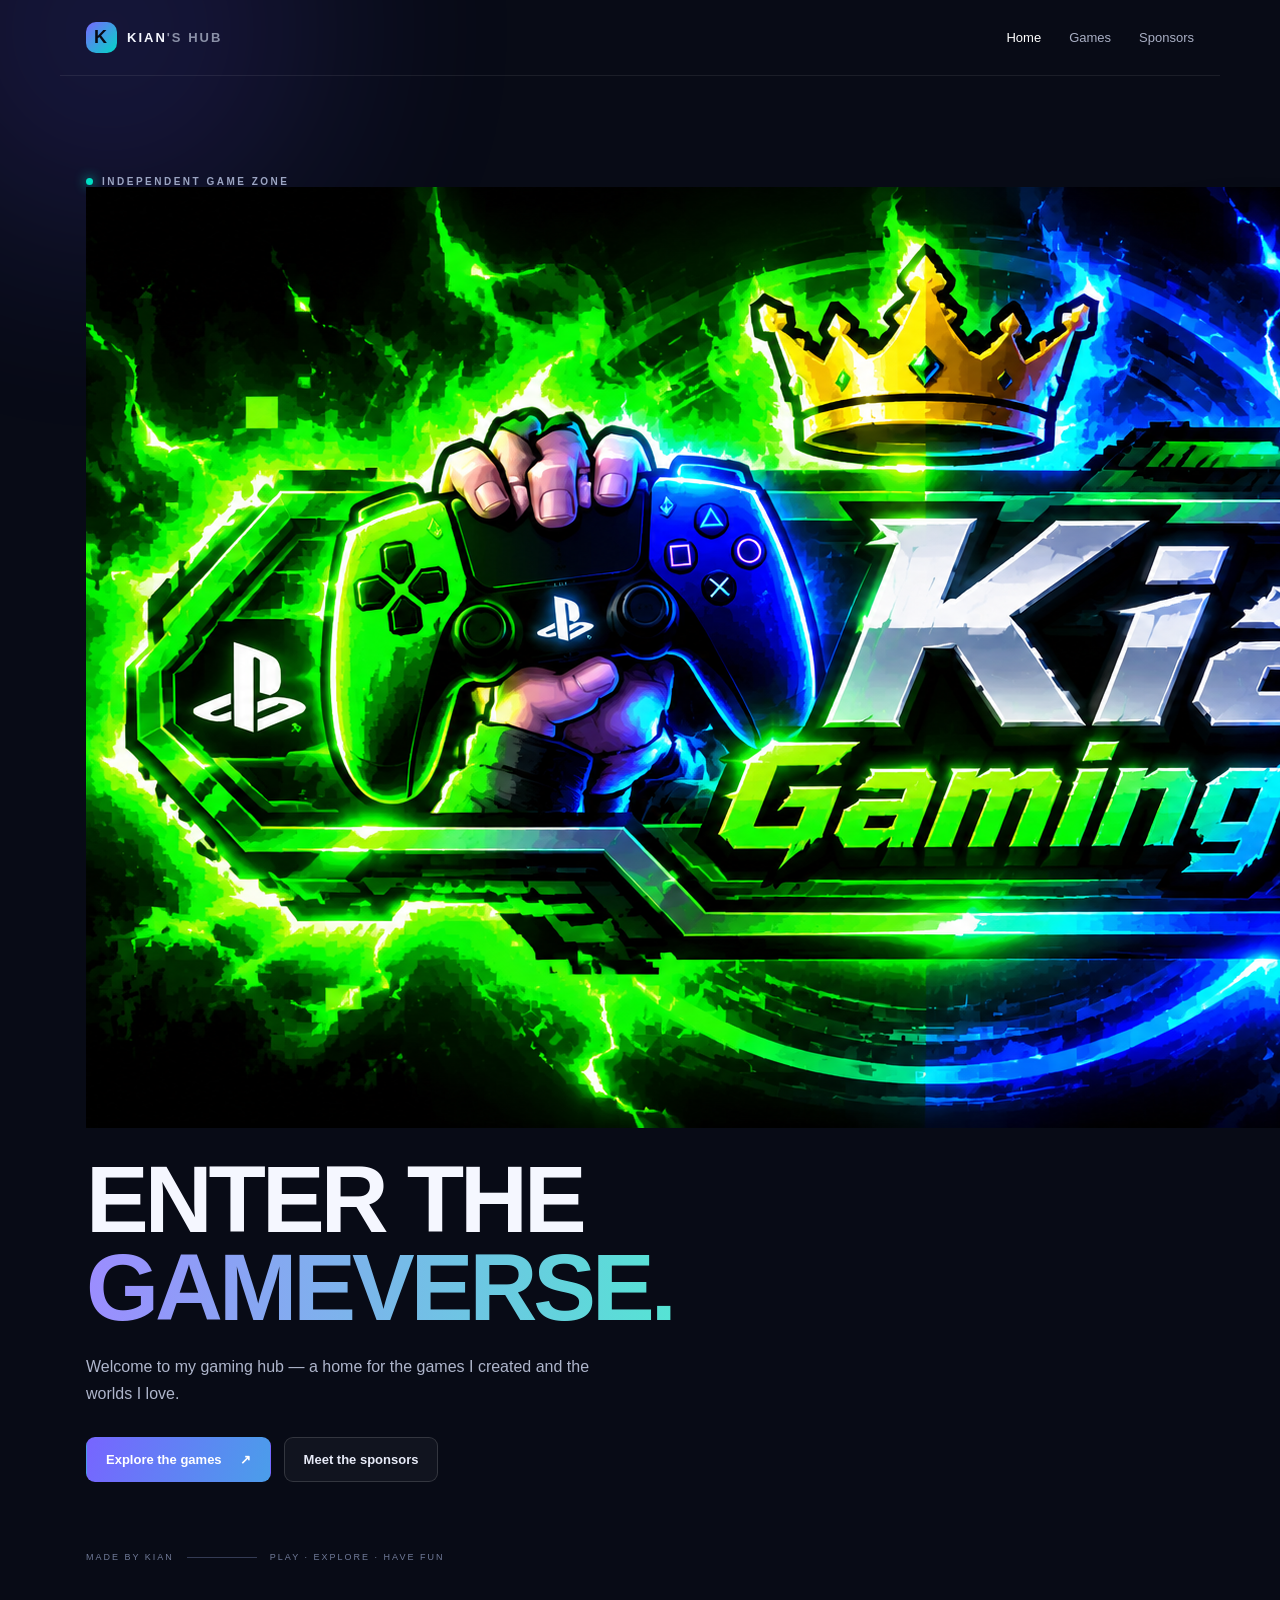
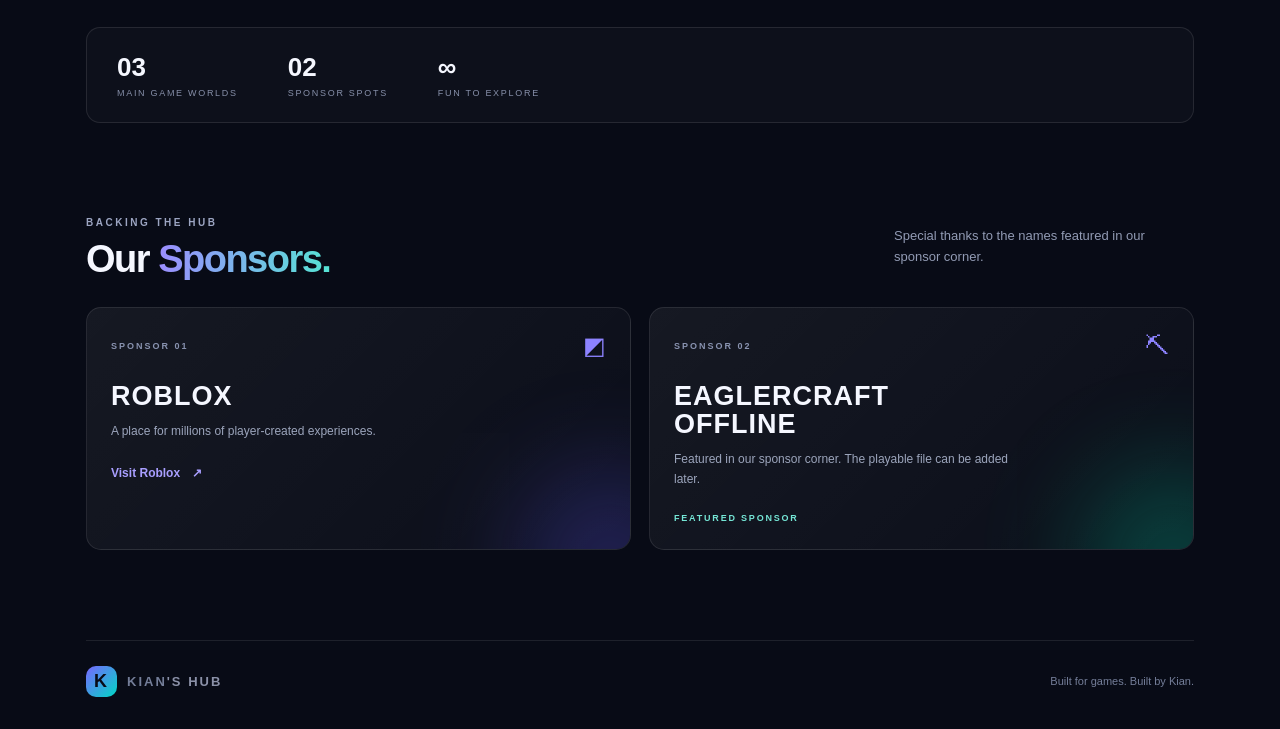
<file: index.html>
<!DOCTYPE html>
<html lang="en"><head><meta charset="UTF-8"><meta name="viewport" content="width=device-width, initial-scale=1.0"><title>Kian's Gaming Hub</title><link rel="stylesheet" href="style.css"></head>
<body><div class="glow glow-a"></div><div class="glow glow-b"></div>
<header class="topbar"><a class="brand" href="index.html" data-sound="pop"><span class="brand-mark">K</span><span>KIAN<span class="brand-muted">'S HUB</span></span></a><nav><a href="index.html" class="nav-link active" data-sound="pop">Home</a><a href="games.html" class="nav-link" data-sound="swoosh">Games</a><a href="#sponsors" class="nav-link" data-sound="swoosh">Sponsors</a></nav></header>
<main><section class="hero"><div class="eyebrow"><span class="live-dot"></span> INDEPENDENT GAME ZONE</div><div class="hero-logo-wrap"><img class="hero-logo" src="assets/kian-gaming-hub-logo.png" alt="Kian Gaming Hub logo"></div><h1>ENTER THE<br><span class="gradient-text">GAMEVERSE.</span></h1><p class="hero-copy">Welcome to my gaming hub — a home for the games I created and the worlds I love.</p><div class="hero-actions"><a class="btn btn-primary special" href="games.html" data-sound="mix">Explore the games <span>↗</span></a><a class="btn btn-ghost" href="#sponsors" data-sound="swoosh">Meet the sponsors</a></div><div class="hero-foot"><span>MADE BY KIAN</span><span class="hero-line"></span><span>PLAY · EXPLORE · HAVE FUN</span></div></section>
<section class="feature-strip"><div><strong>03</strong><span>MAIN GAME WORLDS</span></div><div><strong>02</strong><span>SPONSOR SPOTS</span></div><div><strong>∞</strong><span>FUN TO EXPLORE</span></div></section>
<section class="section" id="sponsors"><div class="section-heading"><div><div class="eyebrow">BACKING THE HUB</div><h2>Our <span class="gradient-text">Sponsors.</span></h2></div><p>Special thanks to the names featured in our sponsor corner.</p></div><div class="sponsor-grid">
<article class="sponsor-card roblox"><div class="sponsor-top"><span class="sponsor-label">SPONSOR 01</span><span class="sponsor-icon">◩</span></div><h3>ROBLOX</h3><p>A place for millions of player-created experiences.</p><a class="text-link" href="https://www.roblox.com/" target="_blank" rel="noopener" data-sound="mix">Visit Roblox <span>↗</span></a></article>
<article class="sponsor-card eagler"><div class="sponsor-top"><span class="sponsor-label">SPONSOR 02</span><span class="sponsor-icon">⛏</span></div><h3>EAGLERCRAFT<br>OFFLINE</h3><p>Featured in our sponsor corner. The playable file can be added later.</p><span class="coming-note">FEATURED SPONSOR</span></article>
</div></section>
<footer><a class="brand" href="index.html" data-sound="pop"><span class="brand-mark">K</span><span>KIAN<span class="brand-muted">'S HUB</span></span></a><span>Built for games. Built by Kian.</span></footer></main><script src="sounds.js"></script></body></html>
</file>
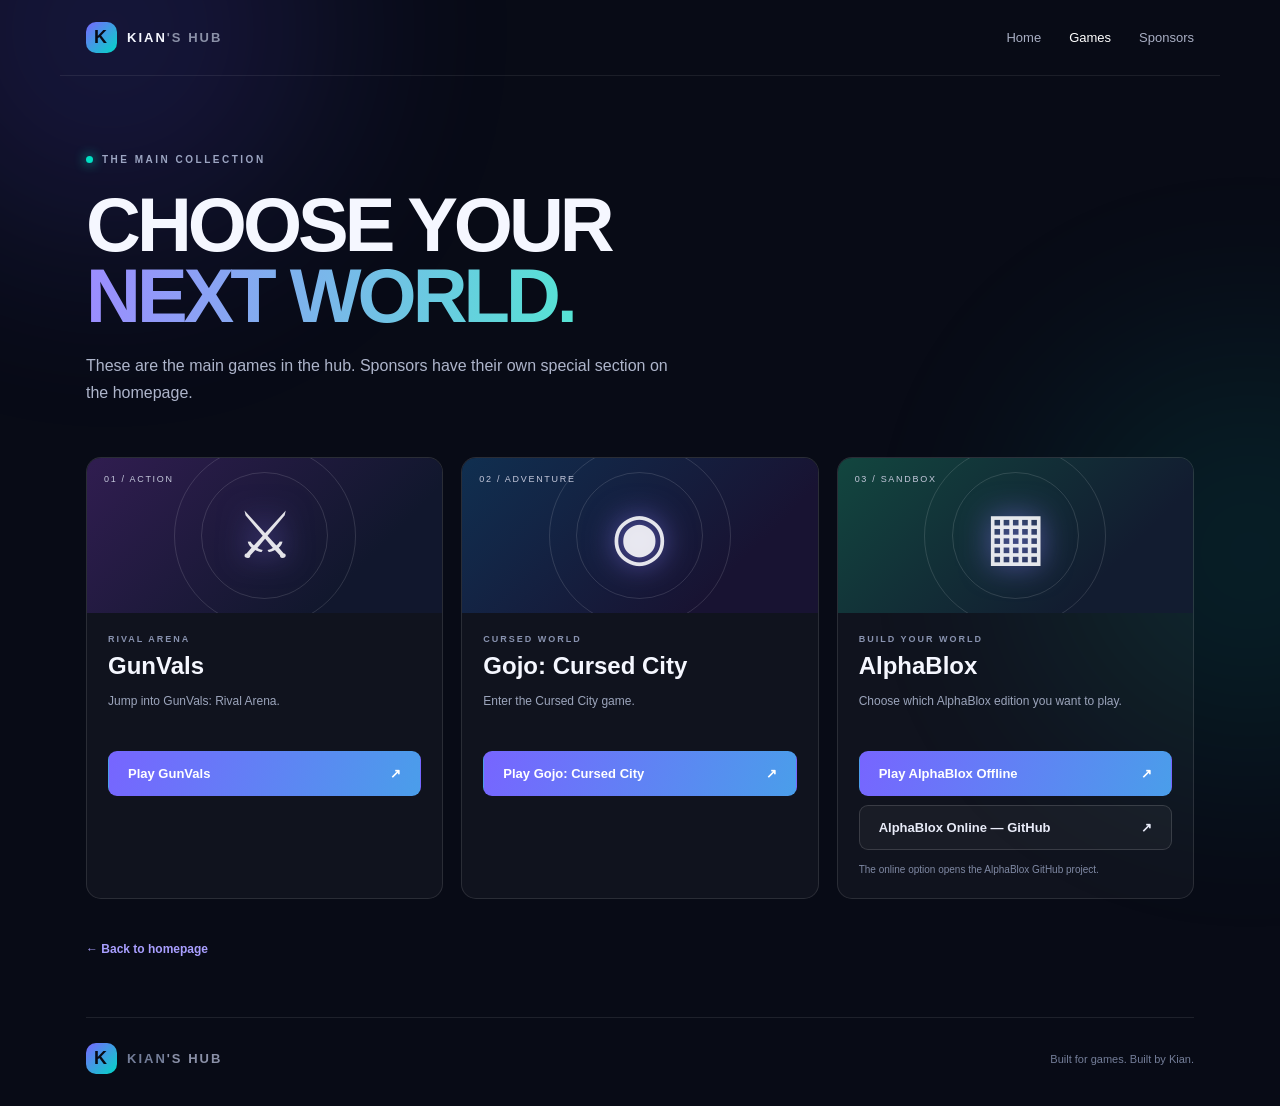
<file: games.html>
<!DOCTYPE html>
<html lang="en"><head><meta charset="UTF-8"><meta name="viewport" content="width=device-width, initial-scale=1.0"><title>Games | Kian's Gaming Hub</title><link rel="stylesheet" href="style.css"></head>
<body><div class="glow glow-a"></div><div class="glow glow-b"></div><header class="topbar"><a class="brand" href="index.html" data-sound="pop"><span class="brand-mark">K</span><span>KIAN<span class="brand-muted">'S HUB</span></span></a><nav><a href="index.html" class="nav-link" data-sound="swoosh">Home</a><a href="games.html" class="nav-link active" data-sound="pop">Games</a><a href="index.html#sponsors" class="nav-link" data-sound="swoosh">Sponsors</a></nav></header>
<main><section class="page-hero"><div class="eyebrow"><span class="live-dot"></span> THE MAIN COLLECTION</div><h1>CHOOSE YOUR<br><span class="gradient-text">NEXT WORLD.</span></h1><p class="hero-copy">These are the main games in the hub. Sponsors have their own special section on the homepage.</p></section>
<section class="game-grid">
<article class="game-card card-gun"><div class="game-art"><span class="art-symbol">⚔</span><span class="game-number">01 / ACTION</span></div><div class="game-info"><div class="game-kicker">RIVAL ARENA</div><h2>GunVals</h2><p>Jump into GunVals: Rival Arena.</p><a class="btn btn-primary full" href="games/gunvals.html" data-sound="swoosh">Play GunVals <span>↗</span></a></div></article>
<article class="game-card card-gojo"><div class="game-art"><span class="art-symbol">◉</span><span class="game-number">02 / ADVENTURE</span></div><div class="game-info"><div class="game-kicker">CURSED WORLD</div><h2>Gojo: Cursed City</h2><p>Enter the Cursed City game.</p><a class="btn btn-primary full" href="games/gojo-cursed-city.html" data-sound="swoosh">Play Gojo: Cursed City <span>↗</span></a></div></article>
<article class="game-card card-alpha"><div class="game-art"><span class="art-symbol">▦</span><span class="game-number">03 / SANDBOX</span></div><div class="game-info"><div class="game-kicker">BUILD YOUR WORLD</div><h2>AlphaBlox</h2><p>Choose which AlphaBlox edition you want to play.</p><a class="btn btn-primary full" href="games/alphablox-offline.html" data-sound="swoosh">Play AlphaBlox Offline <span>↗</span></a><a class="btn btn-secondary full" href="https://github.com/maedehvahid1988-code/AlphaBlox" target="_blank" rel="noopener" data-sound="mix">AlphaBlox Online — GitHub <span>↗</span></a><div class="small-note">The online option opens the AlphaBlox GitHub project.</div></div></article>
</section><div class="back-row"><a class="text-link" href="index.html" data-sound="swoosh">← Back to homepage</a></div><footer><a class="brand" href="index.html" data-sound="pop"><span class="brand-mark">K</span><span>KIAN<span class="brand-muted">'S HUB</span></span></a><span>Built for games. Built by Kian.</span></footer></main><script src="sounds.js"></script></body></html>
</file>
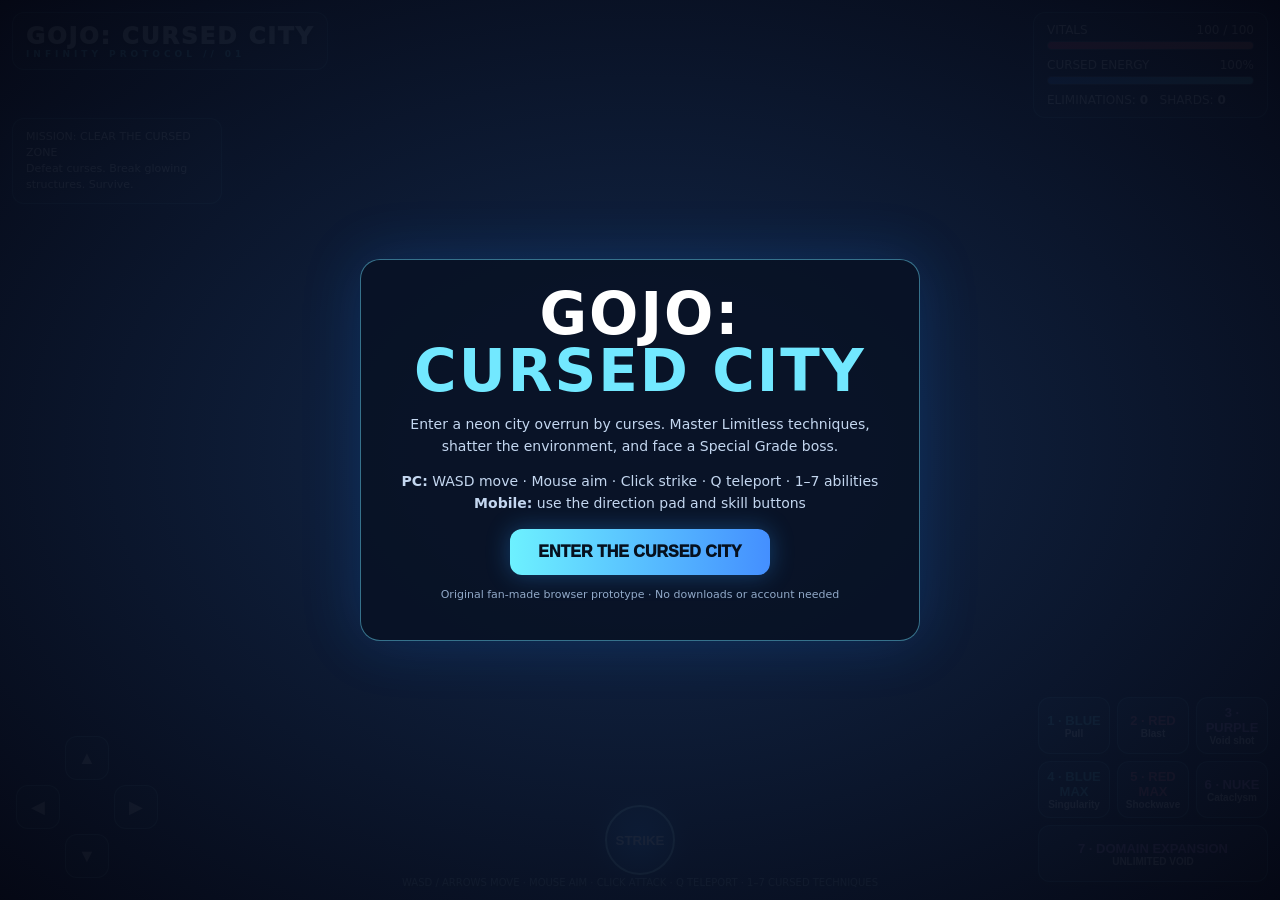
<file: games/gojo-cursed-city.html>
<!doctype html>
<html lang="en">
<head>
<meta charset="utf-8"><meta name="viewport" content="width=device-width,initial-scale=1,maximum-scale=1,user-scalable=no">
<title>GOJO: CURSED CITY</title>
<style>
:root{--cyan:#66e7ff;--blue:#268dff;--red:#ff466b;--violet:#bd70ff}
*{box-sizing:border-box}html,body{margin:0;width:100%;height:100%;overflow:hidden;background:#070b19;color:white;font-family:system-ui,Segoe UI,Arial,sans-serif;touch-action:none}
canvas{display:block;width:100%;height:100%;image-rendering:auto}
#hud{position:fixed;inset:0;pointer-events:none;text-shadow:0 2px 5px #000}
.panel{background:linear-gradient(135deg,#0c1730dd,#10152ddd);border:1px solid #73dfff66;border-radius:12px;box-shadow:0 0 20px #168bff20;padding:10px 13px}
#brand{position:absolute;top:12px;left:12px;font-weight:950;letter-spacing:2px;font-size:clamp(14px,2.6vw,23px);color:#eafaff}
#brand small{display:block;font-size:9px;letter-spacing:4px;color:var(--cyan);font-weight:700}
#stats{position:absolute;top:12px;right:12px;width:min(235px,48vw);font-size:12px}
.bar{height:9px;background:#202b43;border-radius:9px;overflow:hidden;margin:4px 0 8px;border:1px solid #ffffff26}
.fill{height:100%;width:100%;transition:width .12s}
#hp{background:linear-gradient(90deg,#ff315d,#ff8b7c)}#energy{background:linear-gradient(90deg,#277dff,#69f3ff)}
#objective{position:absolute;top:118px;left:12px;font-size:11px;max-width:210px;line-height:1.45}
#message{position:absolute;top:42%;left:50%;transform:translate(-50%,-50%);font-weight:1000;text-align:center;font-size:clamp(20px,5vw,48px);letter-spacing:2px;color:white;-webkit-text-stroke:1px #8beaff;text-shadow:0 0 25px #229fff;opacity:0;transition:opacity .2s}
#hint{position:absolute;bottom:12px;left:50%;transform:translateX(-50%);font-size:10px;color:#d9f7ffbb;text-align:center;white-space:nowrap}
#abilities{position:absolute;right:12px;bottom:18px;display:grid;grid-template-columns:repeat(3, minmax(55px,72px));gap:7px;pointer-events:auto}
.ab{color:white;background:linear-gradient(145deg,#152746ee,#101426ee);border:1px solid #74dfff77;border-radius:12px;min-height:57px;padding:6px 3px;font-size:10px;font-weight:800;box-shadow:0 4px 0 #050812;touch-action:manipulation}
.ab b{display:block;color:var(--cyan);font-size:13px}.ab:active{transform:translateY(3px);box-shadow:0 1px 0 #050812}.ab.red b{color:#ff718b}.ab.purple b{color:#d99cff}
#movePad{position:absolute;left:16px;bottom:22px;width:142px;height:142px;pointer-events:auto;opacity:.82}
.padbtn{position:absolute;width:44px;height:44px;border:1px solid #9defff99;background:#102747bb;border-radius:12px;color:white;font-size:18px;touch-action:none}
#up{top:0;left:49px}#down{bottom:0;left:49px}#left{left:0;top:49px}#right{right:0;top:49px}
#attack{position:absolute;left:50%;bottom:25px;transform:translateX(-50%);pointer-events:auto;border-radius:50%;width:70px;height:70px;border:2px solid #a5f2ff;background:radial-gradient(circle,#238bffdd,#0a1d3ddd);color:white;font-weight:900;box-shadow:0 0 22px #2c9dff66}
#start{position:fixed;inset:0;display:flex;align-items:center;justify-content:center;background:radial-gradient(ellipse at center,#152d52ee,#050814f5);z-index:10;padding:20px}
#start .card{max-width:560px;width:100%;text-align:center;padding:26px;border:1px solid #6bdfff77;border-radius:20px;background:#091326eF;box-shadow:0 0 60px #167dff30}
h1{font-size:clamp(30px,7vw,58px);line-height:.98;margin:0 0 8px;letter-spacing:2px}h1 span{color:#72e8ff}
#start p{color:#c4d7f0;line-height:1.55;font-size:14px}
#play{border:0;border-radius:12px;padding:14px 28px;font-size:16px;font-weight:950;color:#06101e;background:linear-gradient(90deg,#6df1ff,#448fff);box-shadow:0 0 25px #2a9bff55}
#start .tiny{font-size:11px;color:#91a9c8}
#bossbox{position:absolute;top:94px;left:50%;transform:translateX(-50%);width:min(330px,65vw);text-align:center;font-size:10px;opacity:0}
#bossbar{height:8px;background:#3a1228;border:1px solid #ff719a77;border-radius:10px;overflow:hidden;margin-top:4px}#bossfill{height:100%;width:100%;background:linear-gradient(90deg,#ff2f70,#b13cff)}
@media(max-width:600px){#objective{top:105px;font-size:10px;max-width:150px}#hint{display:none}#abilities{grid-template-columns:repeat(3,56px);right:7px;bottom:9px;gap:5px}.ab{min-height:50px;font-size:9px}#movePad{left:8px;bottom:10px;transform:scale(.83);transform-origin:bottom left}#attack{bottom:22px;width:60px;height:60px}#stats{top:65px}}
</style></head>
<body>
<canvas id="game"></canvas>
<div id="hud">
 <div id="brand" class="panel">GOJO: CURSED CITY<small>INFINITY PROTOCOL // 01</small></div>
 <div id="stats" class="panel">VITALS <span id="hptext" style="float:right">100 / 100</span><div class="bar"><div id="hp" class="fill"></div></div>CURSED ENERGY <span id="etext" style="float:right">100%</span><div class="bar"><div id="energy" class="fill"></div></div><div>ELIMINATIONS: <b id="kills">0</b> &nbsp; SHARDS: <b id="shards">0</b></div></div>
 <div id="objective" class="panel">MISSION: CLEAR THE CURSED ZONE<br>Defeat curses. Break glowing structures. Survive.</div>
 <div id="bossbox">SPECIAL GRADE CURSE<div id="bossbar"><div id="bossfill"></div></div></div>
 <div id="message"></div>
 <div id="hint">WASD / ARROWS MOVE · MOUSE AIM · CLICK ATTACK · Q TELEPORT · 1–7 CURSED TECHNIQUES</div>
 <div id="movePad"><button class="padbtn" id="up">▲</button><button class="padbtn" id="left">◀</button><button class="padbtn" id="right">▶</button><button class="padbtn" id="down">▼</button></div>
 <button id="attack">STRIKE</button>
 <div id="abilities">
  <button class="ab" data-skill="1"><b>1 · BLUE</b>Pull</button>
  <button class="ab red" data-skill="2"><b>2 · RED</b>Blast</button>
  <button class="ab purple" data-skill="3"><b>3 · PURPLE</b>Void shot</button>
  <button class="ab" data-skill="4"><b>4 · BLUE MAX</b>Singularity</button>
  <button class="ab red" data-skill="5"><b>5 · RED MAX</b>Shockwave</button>
  <button class="ab purple" data-skill="6"><b>6 · NUKE</b>Cataclysm</button>
  <button class="ab purple" data-skill="7" style="grid-column:span 3"><b>7 · DOMAIN EXPANSION</b>UNLIMITED VOID</button>
 </div>
</div>
<div id="start"><div class="card"><h1>GOJO:<br><span>CURSED CITY</span></h1><p>Enter a neon city overrun by curses. Master Limitless techniques, shatter the environment, and face a Special Grade boss.</p><p><b>PC:</b> WASD move · Mouse aim · Click strike · Q teleport · 1–7 abilities<br><b>Mobile:</b> use the direction pad and skill buttons</p><button id="play">ENTER THE CURSED CITY</button><p class="tiny">Original fan-made browser prototype · No downloads or account needed</p></div></div>
<script>
(()=>{
const canvas=document.getElementById('game'),ctx=canvas.getContext('2d');
let W=innerWidth,H=innerHeight,dpr=Math.min(devicePixelRatio||1,2);
function resize(){W=innerWidth;H=innerHeight;canvas.width=W*dpr;canvas.height=H*dpr;ctx.setTransform(dpr,0,0,dpr,0,0)}addEventListener('resize',resize);resize();
const ui=id=>document.getElementById(id);
let running=false, t=0,last=0,cam={x:0,y:0},keys={},touch={},mouse={x:W/2,y:H/2},player={x:0,y:0,hp:100,en:100,face:0,inv:0,attack:0,tele:0},enemies=[],buildings=[],effects=[],projectiles=[],kills=0,shards=0,boss=null,domain=0,shake=0,spawn=0,world=0;
const rand=(a,b)=>a+Math.random()*(b-a),dist=(a,b)=>Math.hypot(a.x-b.x,a.y-b.y),clamp=(v,a,b)=>Math.max(a,Math.min(b,v));
function say(s){ui('message').textContent=s;ui('message').style.opacity=1;clearTimeout(say.timer);say.timer=setTimeout(()=>ui('message').style.opacity=0,1200)}
function sound(freq=300,dur=.12,type='sawtooth',vol=.04){try{let ac=sound.ac||(sound.ac=new(window.AudioContext||window.webkitAudioContext)()),o=ac.createOscillator(),g=ac.createGain();o.type=type;o.frequency.setValueAtTime(freq,ac.currentTime);o.frequency.exponentialRampToValueAtTime(Math.max(30,freq*.35),ac.currentTime+dur);g.gain.setValueAtTime(vol,ac.currentTime);g.gain.exponentialRampToValueAtTime(.001,ac.currentTime+dur);o.connect(g);g.connect(ac.destination);o.start();o.stop(ac.currentTime+dur)}catch(e){}}
function init(){
 player={x:0,y:0,hp:100,en:100,face:0,inv:0,attack:0,tele:0};enemies=[];buildings=[];effects=[];projectiles=[];kills=0;shards=0;boss=null;domain=0;shake=0;spawn=0;
 for(let i=0;i<90;i++){let x=rand(-1250,1250),y=rand(-950,950);if(Math.hypot(x,y)<180){x+=300}buildings.push({x,y,w:rand(45,100),h:rand(55,155),z:rand(0,1),hp:3,max:3,broken:false,glow:Math.random()<.24})}
 for(let i=0;i<12;i++)spawnEnemy(rand(-600,600),rand(-500,500));
}
function spawnEnemy(x,y,big=false){enemies.push({x,y,hp:big?420:rand(45,75),max:big?420:75,big,spd:big?48:rand(45,68),hit:0,attack:rand(.3,1.4),phase:rand(0,6),r:big?27:15})}
function screen(p){return{x:W/2+(p.x-cam.x),y:H/2+(p.y-cam.y)}}
function circle(x,y,r,color,alpha=1){ctx.globalAlpha=alpha;ctx.fillStyle=color;ctx.beginPath();ctx.arc(x,y,r,0,Math.PI*2);ctx.fill();ctx.globalAlpha=1}
function line(x,y,x2,y2,color,width=2){ctx.strokeStyle=color;ctx.lineWidth=width;ctx.beginPath();ctx.moveTo(x,y);ctx.lineTo(x2,y2);ctx.stroke()}
function polygon(points,color,stroke){ctx.beginPath();points.forEach((p,i)=>i?ctx.lineTo(p.x,p.y):ctx.moveTo(p.x,p.y));ctx.closePath();ctx.fillStyle=color;ctx.fill();if(stroke){ctx.strokeStyle=stroke;ctx.lineWidth=1.5;ctx.stroke()}}
function drawBuilding(b){if(b.broken)return;let p=screen(b),scale=clamp(1-(Math.abs(p.y-H/2)/1800),.65,1.1),w=b.w*scale,h=b.h*scale;
 if(p.x<-130||p.x>W+130||p.y<-200||p.y>H+200)return;
 let topY=p.y-h;polygon([{x:p.x-w/2,y:topY},{x:p.x-w/2+13*scale,y:topY-9*scale},{x:p.x+w/2+13*scale,y:topY-9*scale},{x:p.x+w/2,y:topY}],b.glow?'#234e70':'#202d48','#4c7492');
 polygon([{x:p.x-w/2,y:topY},{x:p.x+w/2,y:topY},{x:p.x+w/2,y:p.y},{x:p.x-w/2,y:p.y}],b.glow?'#173f60':'#111d34','#36516f');
 polygon([{x:p.x+w/2,y:topY},{x:p.x+w/2+13*scale,y:topY-9*scale},{x:p.x+w/2+13*scale,y:p.y-9*scale},{x:p.x+w/2,y:p.y}], '#0b1427','#2a4766');
 for(let yy=topY+12;yy<p.y-7;yy+=15)for(let xx=p.x-w/2+7;xx<p.x+w/2-3;xx+=14){ctx.fillStyle=b.glow?'#61eaff99':'#6ba1c744';ctx.fillRect(xx,yy,5*scale,6*scale)}
 if(b.glow){circle(p.x,p.y-h-7,3,'#65eaff',.8)}
}
function drawPlayer(){let p=screen(player),a=player.face;circle(p.x,p.y+6,22,'#010711',.35);
 // blue aura and silhouette with coat
 if(player.inv>0||player.tele>0){circle(p.x,p.y,27,'#4bdfff',.13);ctx.beginPath();ctx.arc(p.x,p.y,25+(Math.sin(t*12)*3),0,Math.PI*2);ctx.strokeStyle='#71edff';ctx.lineWidth=2;ctx.stroke()}
 ctx.save();ctx.translate(p.x,p.y);ctx.rotate(a);
 polygon([{x:-10,y:-8},{x:0,y:-18},{x:10,y:-8},{x:13,y:18},{x:-13,y:18}], '#e9f7ff','#7bdcff');
 polygon([{x:-8,y:-2},{x:0,y:8},{x:8,y:-2},{x:7,y:19},{x:-7,y:19}], '#111b37','#344d77');
 circle(0,-18,8,'#f2d8c9');polygon([{x:-8,y:-21},{x:-4,y:-29},{x:7,y:-26},{x:9,y:-18},{x:2,y:-22}], '#e9faff','#7fe9ff');
 // blindfold
 line(-7,-18,7,-18,'#10182a',4);
 line(0,-2,0,12,'#7bceff',2);ctx.restore();
 if(player.attack>0){circle(p.x+Math.cos(a)*28,p.y+Math.sin(a)*28,15,'#e7fbff',.4)}
}
function drawEnemy(e){let p=screen(e);if(p.x<-70||p.x>W+70||p.y<-90||p.y>H+90)return;
 circle(p.x,p.y+5,e.r+5,'#020611',.35);circle(p.x,p.y,e.r,e.big?'#4d123f':'#301d48');circle(p.x,p.y-2,e.r*.72,e.big?'#a82d72':'#693a8b');
 // eyes
 circle(p.x-5,p.y-3,2.4,'#ff5e8e');circle(p.x+5,p.y-3,2.4,'#ff5e8e');
 if(e.big){line(p.x-15,p.y-22,p.x-25,p.y-34,'#dc63a6',4);line(p.x+15,p.y-22,p.x+25,p.y-34,'#dc63a6',4)}
 ctx.fillStyle='#180b1d';ctx.fillRect(p.x-20,p.y-e.r-13,40,4);ctx.fillStyle=e.big?'#ff3f91':'#e95a9a';ctx.fillRect(p.x-20,p.y-e.r-13,40*e.hp/e.max,4);
}
function burst(x,y,color,r=35){effects.push({x,y,r,life:.5,max:.5,color});}
function hitEnemy(e,damage,force=0){e.hp-=damage;e.hit=.18;let dx=e.x-player.x,dy=e.y-player.y,d=Math.hypot(dx,dy)||1;e.x+=dx/d*force;e.y+=dy/d*force;burst(e.x,e.y,'#79edff',e.big?45:23);if(e.hp<=0){kills++;shards+=e.big?50:5;ui('kills').textContent=kills;ui('shards').textContent=shards;if(e.big){boss=null;ui('bossbox').style.opacity=0;say('SPECIAL GRADE EXORCISED!')}enemies=enemies.filter(x=>x!==e);sound(180,.18,'triangle',.07)}}
function ability(n){
 if(!running)return;let cost=[0,12,14,22,28,30,55,45][n];if(player.en<cost){say('NOT ENOUGH CURSED ENERGY');return}player.en-=cost;
 let near=enemies.slice().sort((a,b)=>dist(a,player)-dist(b,player));
 if(n===1){say('BLUE — CURSE, COME HERE');sound(180,.3,'sine',.07);near.forEach(e=>{if(dist(e,player)<290){let d=dist(e,player)||1;e.x+=(player.x-e.x)/d*90;e.y+=(player.y-e.y)/d*90;hitEnemy(e,18,0)}});burst(player.x,player.y,'#35aaff',105)}
 if(n===2){say('RED!');sound(500,.22,'sawtooth',.06);near.forEach(e=>{if(dist(e,player)<250)hitEnemy(e,42,105)});burst(player.x+Math.cos(player.face)*75,player.y+Math.sin(player.face)*75,'#ff426d',95);shake=8}
 if(n===3){say('HOLLOW PURPLE');sound(120,.55,'sawtooth',.08);projectiles.push({x:player.x,y:player.y,vx:Math.cos(player.face)*570,vy:Math.sin(player.face)*570,life:1.6,damage:125,color:'#ce82ff',r:15});burst(player.x,player.y,'#bc73ff',42)}
 if(n===4){say('MAXIMUM OUTPUT: BLUE');sound(140,.5,'sine',.08);near.forEach(e=>{if(dist(e,player)<380)hitEnemy(e,72,0)});burst(player.x,player.y,'#2a9dff',190);shake=5}
 if(n===5){say('MAXIMUM OUTPUT: RED');sound(620,.3,'sawtooth',.08);near.forEach(e=>{if(dist(e,player)<420)hitEnemy(e,105,190)});burst(player.x,player.y,'#ff416b',220);shake=12}
 if(n===6){say('HOLLOW… NUKE!');sound(70,.9,'sawtooth',.1);near.forEach(e=>hitEnemy(e,260,250));buildings.forEach(b=>{if(!b.broken&&Math.hypot(b.x-player.x,b.y-player.y)<480){b.hp=0;b.broken=true;shards+=2}});burst(player.x,player.y,'#d16aff',340);burst(player.x,player.y,'#f6fcff',180);shake=24}
 if(n===7){say('DOMAIN EXPANSION: UNLIMITED VOID');sound(90,1,'sine',.1);domain=4.5;near.forEach(e=>{if(dist(e,player)<480){hitEnemy(e,e.big?160:999,0);e.attack=99}});burst(player.x,player.y,'#a56bff',440);shake=14}
}
function strike(){if(!running||player.attack>.05)return;player.attack=.22;sound(260,.1,'triangle',.04);let hit=enemies.filter(e=>dist(e,player)<75&&Math.abs(Math.atan2(e.y-player.y,e.x-player.x)-player.face)<1.5);hit.forEach(e=>hitEnemy(e,28,35));}
function teleport(){if(player.en<8)return;player.en-=8;let ox=player.x,oy=player.y;player.x+=Math.cos(player.face)*180;player.y+=Math.sin(player.face)*180;player.inv=.3;player.tele=.2;burst(ox,oy,'#54dfff',42);burst(player.x,player.y,'#54dfff',42);sound(800,.13,'sine',.05)}
function update(dt){t+=dt;player.en=Math.min(100,player.en+5*dt);player.inv=Math.max(0,player.inv-dt);player.attack=Math.max(0,player.attack-dt);player.tele=Math.max(0,player.tele-dt);domain=Math.max(0,domain-dt);
 let dx=(keys.d||keys.ArrowRight||touch.right?1:0)-(keys.a||keys.ArrowLeft||touch.left?1:0),dy=(keys.s||keys.ArrowDown||touch.down?1:0)-(keys.w||keys.ArrowUp||touch.up?1:0),len=Math.hypot(dx,dy)||1;
 player.x+=dx/len*190*dt;player.y+=dy/len*190*dt;
 if(mouse.active){let sx=W/2+(player.x-cam.x),sy=H/2+(player.y-cam.y);player.face=Math.atan2(mouse.y-sy,mouse.x-sx)}
 cam.x+=(player.x-cam.x)*Math.min(1,dt*5);cam.y+=(player.y-cam.y)*Math.min(1,dt*5);
 spawn-=dt;if(spawn<0&&enemies.length<16){spawn=rand(1.4,3);spawnEnemy(player.x+rand(-500,500),player.y+rand(-400,400))}
 for(const e of [...enemies]){let d=dist(e,player)||1;let a=Math.atan2(player.y-e.y,player.x-e.x);e.phase+=dt*5;if(d>e.r+25){e.x+=Math.cos(a)*e.spd*dt;e.y+=Math.sin(a)*e.spd*dt}e.attack-=dt;if(d<35&&e.attack<=0){e.attack=e.big?0.8:1.1;if(player.inv<=0){player.hp-=e.big?12:7;player.inv=.45;shake=5;sound(100,.1,'square',.04);if(player.hp<=0){player.hp=100;player.en=60;kills=Math.max(0,kills-1);say('YOU WERE CURSED — REFORMING…')}}}}
 for(const p of [...projectiles]){p.x+=p.vx*dt;p.y+=p.vy*dt;p.life-=dt;for(const e of [...enemies])if(Math.hypot(p.x-e.x,p.y-e.y)<e.r+p.r){hitEnemy(e,p.damage,70);p.life=0;break}if(p.life<=0)projectiles=projectiles.filter(q=>q!==p)}
 for(const ef of [...effects]){ef.life-=dt;ef.r+=90*dt;if(ef.life<=0)effects=effects.filter(x=>x!==ef)}
 if(!boss&&kills>=8){boss={};spawnEnemy(player.x+rand(-320,320),player.y-300,true);boss=enemies[enemies.length-1];ui('bossbox').style.opacity=1;say('WARNING: SPECIAL GRADE CURSE')}
 if(boss&&enemies.includes(boss)){ui('bossfill').style.width=(100*boss.hp/boss.max)+'%'}
 ui('hp').style.width=player.hp+'%';ui('hptext').textContent=Math.ceil(player.hp)+' / 100';ui('energy').style.width=player.en+'%';ui('etext').textContent=Math.floor(player.en)+'%';
}
function draw(){ctx.clearRect(0,0,W,H);let grad=ctx.createLinearGradient(0,0,0,H);grad.addColorStop(0,'#080e21');grad.addColorStop(1,'#111b31');ctx.fillStyle=grad;ctx.fillRect(0,0,W,H);
 let sh=shake?rand(-shake,shake):0;ctx.save();ctx.translate(sh,sh*.5);
 // road grid
 for(let x=-1600;x<=1600;x+=100){let p=screen({x,y:-1500}),q=screen({x,y:1500});line(p.x,p.y,q.x,q.y,'#23415a33',1)}
 for(let y=-1500;y<=1500;y+=100){let p=screen({x:-1600,y}),q=screen({x:1600,y});line(p.x,p.y,q.x,q.y,'#23415a33',1)}
 // street lanes and glowing cracks
 for(let i=-5;i<=5;i++){let p=screen({x:i*240,y:-1500}),q=screen({x:i*240,y:1500});line(p.x,p.y,q.x,q.y,'#3e6d8a22',2)}
 buildings.slice().sort((a,b)=>a.y-b.y).forEach(drawBuilding);
 // ground sigil during domain
 if(domain>0){let p=screen(player);ctx.beginPath();ctx.arc(p.x,p.y,Math.max(1,(4.5-domain)*100),0,Math.PI*2);ctx.strokeStyle='#c28affaa';ctx.lineWidth=3;ctx.stroke();for(let i=0;i<12;i++){let a=i*Math.PI/6;line(p.x,p.y,p.x+Math.cos(a)*240,p.y+Math.sin(a)*240,'#b884ff44',1)}}
 enemies.forEach(drawEnemy);
 for(const p of projectiles){let s=screen(p);circle(s.x,s.y,p.r+10,p.color,.22);circle(s.x,s.y,p.r,p.color);circle(s.x-4,s.y-4,p.r*.35,'#fff')}
 for(const ef of effects){let p=screen(ef);ctx.beginPath();ctx.arc(p.x,p.y,ef.r*(1-ef.life/ef.max),0,Math.PI*2);ctx.strokeStyle=ef.color;ctx.globalAlpha=ef.life/ef.max;ctx.lineWidth=4;ctx.stroke();ctx.globalAlpha=1}
 drawPlayer();
 // floating aim reticle
 let p=screen(player),ax=p.x+Math.cos(player.face)*58,ay=p.y+Math.sin(player.face)*58;circle(ax,ay,4,'#bffaff',.9);
 ctx.restore();if(shake>0)shake=Math.max(0,shake-30*(1/60));
 // subtle scanlines
 ctx.fillStyle='#8edfff08';for(let y=0;y<H;y+=4)ctx.fillRect(0,y,W,1);
}
function loop(now){if(!running)return;let dt=Math.min(.033,(now-last)/1000||.016);last=now;update(dt);draw();requestAnimationFrame(loop)}
document.getElementById('play').onclick=()=>{ui('start').style.display='none';running=true;init();say('GOJO AWAKENS');last=performance.now();requestAnimationFrame(loop)};
addEventListener('keydown',e=>{keys[e.key]=true;if(e.key>='1'&&e.key<='7')ability(+e.key);if(e.key.toLowerCase()==='q')teleport();if(e.key===' ')strike()});
addEventListener('keyup',e=>keys[e.key]=false);
canvas.addEventListener('pointermove',e=>{mouse.x=e.clientX;mouse.y=e.clientY;mouse.active=true});
canvas.addEventListener('pointerdown',e=>{mouse.x=e.clientX;mouse.y=e.clientY;mouse.active=true;if(e.pointerType==='mouse')strike()});
ui('attack').addEventListener('pointerdown',e=>{e.preventDefault();strike()});
document.querySelectorAll('[data-skill]').forEach(b=>b.addEventListener('pointerdown',e=>{e.preventDefault();ability(+b.dataset.skill)}));
[['up','up'],['down','down'],['left','left'],['right','right']].forEach(([id,k])=>{let b=ui(id);b.addEventListener('pointerdown',e=>{e.preventDefault();touch[k]=true;b.setPointerCapture(e.pointerId)});['pointerup','pointercancel','lostpointercapture'].forEach(ev=>b.addEventListener(ev,()=>touch[k]=false))});
addEventListener('keydown',e=>{if(['ArrowUp','ArrowDown','ArrowLeft','ArrowRight',' '].includes(e.key))e.preventDefault()},{passive:false});
})();
</script></body></html>
</file>
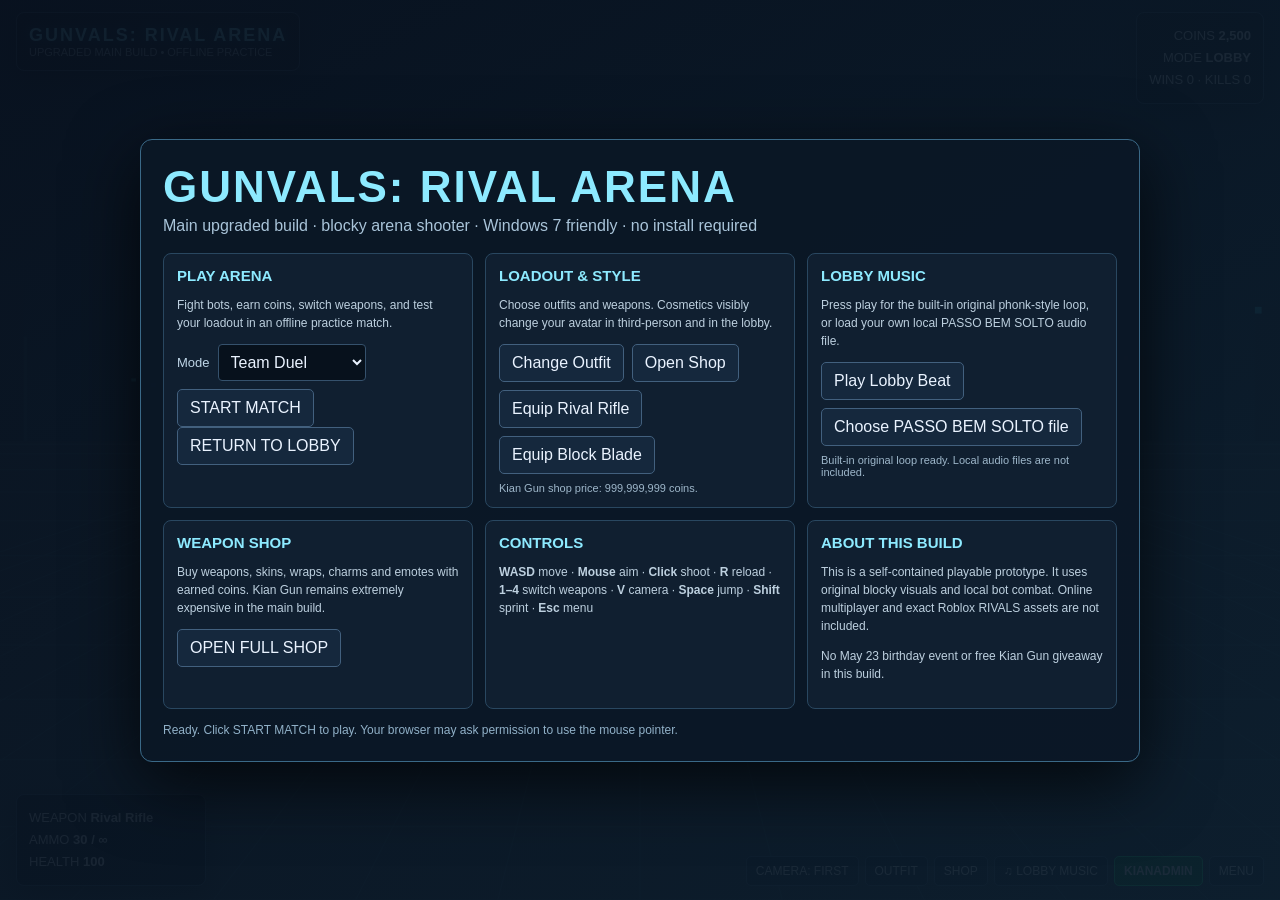
<file: games/gunvals.html>
<!DOCTYPE html>
<html lang="en">
<head>
<meta charset="utf-8">
<meta http-equiv="X-UA-Compatible" content="IE=edge">
<meta name="viewport" content="width=device-width, initial-scale=1">
<title>GUNVALS: RIVAL ARENA — Upgraded</title>
<style>
*{box-sizing:border-box}html,body{margin:0;width:100%;height:100%;overflow:hidden;background:#080d16;color:#eaf3ff;font-family:Arial,Helvetica,sans-serif}
button,select,input{font:inherit}button{cursor:pointer;border:1px solid #42607e;background:#15283d;color:#eaf3ff;padding:9px 12px;border-radius:5px}button:hover{background:#204362;border-color:#6dd6ff}button:disabled{opacity:.45;cursor:not-allowed}
#game{position:absolute;inset:0;width:100%;height:100%;display:block;background:#0b1523}
#hud{position:absolute;inset:0;pointer-events:none}
#topbar{position:absolute;left:16px;right:16px;top:12px;display:flex;justify-content:space-between;align-items:flex-start;gap:10px}
.panel{background:rgba(7,15,27,.91);border:1px solid #35516c;border-radius:8px;padding:12px;box-shadow:0 8px 28px #0008}
#brand{font-weight:900;letter-spacing:2px;font-size:18px;color:#7fe4ff;text-shadow:0 0 12px #00aaff66}
#stats{font-size:13px;line-height:1.7;text-align:right}
#crosshair{position:absolute;left:50%;top:50%;transform:translate(-50%,-50%);font-size:26px;color:#c8f8ff;text-shadow:0 0 7px #00d5ff}
#bottom{position:absolute;left:16px;right:16px;bottom:14px;display:flex;justify-content:space-between;align-items:end;gap:10px}
#weaponInfo{min-width:190px;font-size:13px;line-height:1.7}
#notice{position:absolute;left:50%;top:18%;transform:translateX(-50%);padding:10px 16px;background:#07111ee8;border:1px solid #51cfff;border-radius:6px;font-weight:bold;display:none;white-space:nowrap}
#menu{position:absolute;inset:0;background:linear-gradient(135deg,#08111eee,#0b1c2bee);display:flex;align-items:center;justify-content:center;overflow:auto}
#menuCard{width:min(1000px,94vw);max-height:94vh;overflow:auto;border:1px solid #3a6987;border-radius:12px;background:#0b1726f5;padding:22px;box-shadow:0 20px 70px #000b}
h1{margin:0 0 5px;font-size:clamp(25px,4vw,44px);letter-spacing:2px;color:#8deaff}
.sub{color:#a9c4d9;margin-bottom:18px}
.menuGrid{display:grid;grid-template-columns:repeat(3,minmax(0,1fr));gap:12px}
.tile{border:1px solid #294760;background:#101f30;border-radius:8px;padding:13px}
.tile h3{margin:0 0 8px;color:#8deaff;font-size:15px}
.tile p{font-size:12px;line-height:1.5;color:#bdd0df}
.row{display:flex;gap:8px;flex-wrap:wrap;align-items:center;margin:8px 0}
.row label{font-size:13px;color:#bed5e6}
select,input[type=text],input[type=number]{background:#07111c;color:#eaf3ff;border:1px solid #35516c;border-radius:4px;padding:8px;max-width:100%}
#menuStatus{font-size:12px;color:#91b1c8;margin-top:12px;line-height:1.5}
#adminBtn{pointer-events:auto;background:#087a44;border-color:#26ff9b;font-weight:bold}
#adminPanel{position:absolute;right:16px;top:62px;width:min(330px,92vw);display:none;pointer-events:auto}
#adminPanel h3{margin:0 0 8px;color:#6effae}
#adminPanel .row button{flex:1}
#adminLog{font-size:11px;color:#a6c6b6;max-height:90px;overflow:auto;white-space:pre-wrap}
#quickBtns{pointer-events:auto;display:flex;gap:6px;flex-wrap:wrap;justify-content:flex-end}
#quickBtns button{font-size:12px;padding:7px 9px}
#toast{position:absolute;bottom:95px;left:50%;transform:translateX(-50%);background:#06111eeF;border:1px solid #54cfff;padding:8px 13px;border-radius:5px;display:none;pointer-events:none}
#musicFile{display:none}
.small{font-size:11px;color:#9eb7ca}
@media(max-width:760px){.menuGrid{grid-template-columns:1fr 1fr}#topbar{left:8px;right:8px;top:8px}#bottom{left:8px;right:8px;bottom:8px}#brand{font-size:14px}.panel{padding:8px}}
@media(max-width:520px){.menuGrid{grid-template-columns:1fr}#stats{font-size:11px}}
</style>
</head>
<body>
<canvas id="game"></canvas>
<div id="hud">
 <div id="topbar">
  <div class="panel"><div id="brand">GUNVALS: RIVAL ARENA</div><div class="small">UPGRADED MAIN BUILD • OFFLINE PRACTICE</div></div>
  <div class="panel" id="stats">COINS <b id="coins">2500</b><br>MODE <b id="modeLabel">LOBBY</b><br><span id="scoreLabel">WINS 0 · KILLS 0</span></div>
 </div>
 <div id="crosshair">+</div>
 <div id="bottom">
  <div class="panel" id="weaponInfo">WEAPON <b id="weaponName">Rival Rifle</b><br>AMMO <b id="ammo">30 / ∞</b><br>HEALTH <b id="health">100</b></div>
  <div id="quickBtns">
   <button id="cameraBtn">CAMERA: FIRST</button><button id="outfitBtn">OUTFIT</button><button id="shopBtn">SHOP</button><button id="musicBtn">♫ LOBBY MUSIC</button><button id="adminBtn">KIANADMIN</button><button id="menuBtn">MENU</button>
  </div>
 </div>
 <div id="notice"></div><div id="toast"></div>
 <div id="adminPanel" class="panel">
  <h3>⚡ KIANADMIN CONTROL</h3>
  <div class="small">Local practice admin controls</div>
  <div class="row"><button data-cmd="heal">Heal</button><button data-cmd="coins">+5000 Coins</button></div>
  <div class="row"><button data-cmd="fly">Fly: toggle</button><button data-cmd="clear">Clear bots</button></div>
  <div class="row"><button data-cmd="kian">KIANGUN · ADMIN EQUIP</button><button data-cmd="spawn">Spawn bot</button></div>
  <div class="row"><button data-cmd="win">Win round</button><button data-cmd="close">Close</button></div>
  <div class="row"><input id="adminCommand" type="text" placeholder="Command: /help" style="width:100%"><button id="runCommand">Run</button></div>
  <div id="adminLog">Admin panel ready.</div>
 </div>
</div>
<div id="menu">
 <div id="menuCard">
  <h1>GUNVALS: RIVAL ARENA</h1><div class="sub">Main upgraded build · blocky arena shooter · Windows 7 friendly · no install required</div>
  <div class="menuGrid">
   <div class="tile"><h3>PLAY ARENA</h3><p>Fight bots, earn coins, switch weapons, and test your loadout in an offline practice match.</p><div class="row"><label for="modeSelect">Mode</label><select id="modeSelect"><option>Team Duel</option><option>Free For All</option><option>Gun Game</option><option>Boss Battle</option><option>Practice Range</option></select></div><button id="playBtn">START MATCH</button> <button id="lobbyBtn">RETURN TO LOBBY</button></div>
   <div class="tile"><h3>LOADOUT & STYLE</h3><p>Choose outfits and weapons. Cosmetics visibly change your avatar in third-person and in the lobby.</p><div class="row"><button id="menuOutfit">Change Outfit</button><button id="menuShop">Open Shop</button></div><div class="row"><button id="equipPrimary">Equip Rival Rifle</button><button id="equipMelee">Equip Block Blade</button></div><div class="small">Kian Gun shop price: 999,999,999 coins.</div></div>
   <div class="tile"><h3>LOBBY MUSIC</h3><p>Press play for the built-in original phonk-style loop, or load your own local PASSO BEM SOLTO audio file.</p><div class="row"><button id="menuMusic">Play Lobby Beat</button><button id="loadMusic">Choose PASSO BEM SOLTO file</button><input id="musicFile" type="file" accept="audio/*"></div><div class="small" id="musicStatus">Built-in original loop ready. Local audio files are not included.</div></div>
   <div class="tile"><h3>WEAPON SHOP</h3><p>Buy weapons, skins, wraps, charms and emotes with earned coins. Kian Gun remains extremely expensive in the main build.</p><button id="shopOpen2">OPEN FULL SHOP</button></div>
   <div class="tile"><h3>CONTROLS</h3><p><b>WASD</b> move · <b>Mouse</b> aim · <b>Click</b> shoot · <b>R</b> reload · <b>1–4</b> switch weapons · <b>V</b> camera · <b>Space</b> jump · <b>Shift</b> sprint · <b>Esc</b> menu</p></div>
   <div class="tile"><h3>ABOUT THIS BUILD</h3><p>This is a self-contained playable prototype. It uses original blocky visuals and local bot combat. Online multiplayer and exact Roblox RIVALS assets are not included.</p><p class="small">No May 23 birthday event or free Kian Gun giveaway in this build.</p></div>
  </div>
  <div id="menuStatus">Ready. Click START MATCH to play. Your browser may ask permission to use the mouse pointer.</div>
 </div>
</div>
<div id="shopModal" class="panel" style="display:none;position:absolute;left:50%;top:50%;transform:translate(-50%,-50%);width:min(570px,94vw);max-height:82vh;overflow:auto;pointer-events:auto">
 <h2 style="margin:0 0 5px;color:#8deaff">ARENA SHOP</h2><div class="small">Coins: <b id="shopCoins">2500</b></div><div id="shopItems"></div><div class="row"><button id="shopClose">Close Shop</button></div>
</div>
<script>
(function(){
"use strict";
var canvas=document.getElementById('game'),ctx=canvas.getContext('2d');
var W=innerWidth,H=innerHeight,dpr=Math.min(window.devicePixelRatio||1,1.5);
function resize(){W=innerWidth;H=innerHeight;canvas.width=Math.floor(W*dpr);canvas.height=Math.floor(H*dpr);canvas.style.width=W+'px';canvas.style.height=H+'px';ctx.setTransform(dpr,0,0,dpr,0,0);}
addEventListener('resize',resize);resize();
var $=function(id){return document.getElementById(id)};
var state={screen:'lobby',mode:'Team Duel',coins:2500,kills:0,wins:0,health:100,ammo:30,mag:30,weapon:'Rival Rifle',camera:1,outfit:0,skin:0,wrap:0,charm:0,emotes:[],fly:false,admin:false,roundKills:0,roundTime:0,player:{x:0,y:0,z:0,yaw:0,pitch:0},bots:[],bullets:[],particles:[],last:0,mouseDown:false,jump:0,score:0};
var weapons=[
{name:'Rival Rifle',cost:0,damage:25,rate:180,ammo:30,color:'#67e6ff',kind:'rifle'},
{name:'Burst SMG',cost:800,damage:12,rate:90,ammo:36,color:'#8affb6',kind:'smg'},
{name:'Longshot',cost:1400,damage:70,rate:700,ammo:5,color:'#ffcc75',kind:'sniper'},
{name:'Block Blade',cost:400,damage:50,rate:450,ammo:0,color:'#f18aff',kind:'melee'},
{name:'Rocket Utility',cost:2200,damage:90,rate:900,ammo:4,color:'#ff785e',kind:'rocket'},
{name:'Kian Gun',cost:999999999,damage:100,rate:65,ammo:999,color:'#ffed66',kind:'kian'}
];
var outfits=[{name:'Classic Blue',body:'#2586d9',legs:'#163d71',head:'#f1c9a1'},{name:'Crimson Rival',body:'#db3c51',legs:'#5c1725',head:'#f0c49b'},{name:'Neon Phantom',body:'#8b5cf6',legs:'#2b175f',head:'#b9f6ff'},{name:'Gold Champion',body:'#f3b72d',legs:'#775116',head:'#f0c49b'},{name:'Shadow Ops',body:'#414b59',legs:'#171e29',head:'#c7a98d'}];
var keys={},lastShot=0,audioCtx=null,beatTimer=null,musicOn=false,loadedAudio=null,flyY=0;
function clamp(v,a,b){return Math.max(a,Math.min(b,v))}
function rand(a,b){return a+Math.random()*(b-a)}
function toast(s){$('toast').textContent=s;$('toast').style.display='block';clearTimeout(toast.t);toast.t=setTimeout(function(){$('toast').style.display='none'},1900)}
function notice(s){$('notice').textContent=s;$('notice').style.display='block';clearTimeout(notice.t);notice.t=setTimeout(function(){$('notice').style.display='none'},1600)}
function updateHUD(){ $('coins').textContent=state.coins.toLocaleString();$('modeLabel').textContent=state.screen==='lobby'?'LOBBY':state.mode.toUpperCase();$('scoreLabel').textContent='WINS '+state.wins+' · KILLS '+state.kills;$('weaponName').textContent=state.weapon;$('ammo').textContent=state.weapon==='Block Blade'?'MELEE':state.ammo+' / ∞';$('health').textContent=state.health;$('cameraBtn').textContent='CAMERA: '+(state.camera?'FIRST':'THIRD');$('shopCoins').textContent=state.coins.toLocaleString();}
function currentWeapon(){for(var i=0;i<weapons.length;i++)if(weapons[i].name===state.weapon)return weapons[i];return weapons[0]}
function botSpawn(){var a=rand(-18,18),b=rand(9,34);state.bots.push({x:a,z:b,y:0,hp:100,max:100,yaw:rand(-Math.PI,Math.PI),speed:rand(1.0,2.0),fire:rand(1,3),color:['#ff5e7a','#ffb84d','#b18cff','#65f2b0'][Math.floor(rand(0,4))],name:['BOT_RUSH','BLOCK_ACE','NEON_BOT','RIVAL_07'][Math.floor(rand(0,4))],alive:true,attack:0});}
function startMatch(){state.screen='match';state.mode=$('modeSelect').value;state.health=100;state.ammo=currentWeapon().ammo||30;state.roundKills=0;state.roundTime=0;state.bots=[];state.bullets=[];state.player.x=0;state.player.z=0;for(var i=0;i<(state.mode==='Boss Battle'?1:6);i++){botSpawn();if(state.mode==='Boss Battle'){state.bots[i].hp=500;state.bots[i].max=500;state.bots[i].color='#ff315d';state.bots[i].name='ARENA BOSS';state.bots[i].speed=.65;}}$('menu').style.display='none';$('shopModal').style.display='none';updateHUD();toast('MATCH STARTED · '+state.mode.toUpperCase());}
function lobby(){state.screen='lobby';$('menu').style.display='flex';$('menuStatus').textContent='Back in the lobby. Choose a mode, customize your avatar, or visit the shop.';updateHUD();}
function openShop(){var box=$('shopItems');box.innerHTML='';var all=weapons.concat([{name:'Skyline Wrap',cost:350,type:'wrap'},{name:'Pixel Charm',cost:250,type:'charm'},{name:'Victory Emote',cost:300,type:'emote'},{name:'Neon Trail',cost:500,type:'skin'}]);all.forEach(function(it){var row=document.createElement('div');row.className='row';row.style.borderBottom='1px solid #284158';row.style.padding='7px 0';var info=document.createElement('div');info.style.flex='1';info.innerHTML='<b>'+it.name+'</b><div class="small">'+(it.damage?'Damage '+it.damage+' · '+(it.kind||'weapon'):'Cosmetic item')+'</div>';var btn=document.createElement('button');btn.textContent=state.coins>=it.cost?'Buy · '+it.cost.toLocaleString():'Need '+it.cost.toLocaleString();btn.onclick=function(){if(state.coins<it.cost){toast('Not enough coins!');return;}if(it.name==='Kian Gun'&&state.coins<999999999){toast('Kian Gun costs 999,999,999 coins.');return;}state.coins-=it.cost;if(it.damage){state.weapon=it.name;state.ammo=it.ammo||30;toast('Equipped '+it.name);}else if(it.type==='wrap'){state.wrap=1;toast('Skyline Wrap equipped!');}else if(it.type==='charm'){state.charm=1;toast('Pixel Charm equipped!');}else if(it.type==='emote'){state.emotes.push(it.name);toast('Victory Emote unlocked! Press E to celebrate.');}else{state.skin=1;toast('Neon Trail equipped!');}updateHUD();openShop();};row.appendChild(info);row.appendChild(btn);box.appendChild(row);});$('shopModal').style.display='block';updateHUD();}
function changeOutfit(){state.outfit=(state.outfit+1)%outfits.length;toast('Outfit changed: '+outfits[state.outfit].name);updateHUD();}
function adminLog(s){$('adminLog').textContent=s+'\\n'+$('adminLog').textContent}
function toggleAdmin(){state.admin=!state.admin;$('adminPanel').style.display=state.admin?'block':'none';if(state.admin)adminLog('Admin controls opened.');}
function adminAction(cmd){if(cmd==='heal'){state.health=100;toast('Admin: health restored');}
else if(cmd==='coins'){state.coins+=5000;toast('Admin: +5000 coins');}
else if(cmd==='fly'){state.fly=!state.fly;toast('Fly '+(state.fly?'enabled':'disabled'));}
else if(cmd==='clear'){state.bots=[];toast('All bots cleared');}
else if(cmd==='kian'){state.weapon='Kian Gun';state.ammo=999;toast('Admin equip: Kian Gun');}
else if(cmd==='spawn'){botSpawn();toast('Bot spawned');}
else if(cmd==='win'){state.wins++;state.coins+=1000;lobby();toast('Admin: round win granted');}
else if(cmd==='close'){state.admin=false;$('adminPanel').style.display='none';}
updateHUD();adminLog('> '+cmd+' — OK');}
function runCommand(){var c=$('adminCommand').value.trim().toLowerCase().replace(/^\//,'');$('adminCommand').value='';if(c==='help'){adminLog('Commands: help, heal, coins, fly, clear, kian, spawn, win');return;}if(['heal','coins','fly','clear','kian','spawn','win'].indexOf(c)>=0)adminAction(c);else adminLog('Unknown command: '+c);}
function startMusic(){if(loadedAudio){loadedAudio.loop=true;loadedAudio.play().then(function(){musicOn=true;$('musicStatus').textContent='Playing your local PASSO BEM SOLTO audio file.';toast('Lobby music playing');}).catch(function(){toast('Click again to allow audio playback')});return;}
try{var AC=window.AudioContext||window.webkitAudioContext;if(!AC){toast('Audio is not supported by this browser');return;}if(!audioCtx)audioCtx=new AC();if(audioCtx.state==='suspended')audioCtx.resume();if(musicOn){stopMusic();return;}musicOn=true;var bpm=126,step=0;function note(freq,dur,type,vol,when){var o=audioCtx.createOscillator(),g=audioCtx.createGain();o.type=type;o.frequency.setValueAtTime(freq,when);g.gain.setValueAtTime(.0001,when);g.gain.exponentialRampToValueAtTime(vol,when+.008);g.gain.exponentialRampToValueAtTime(.0001,when+dur);o.connect(g);g.connect(audioCtx.destination);o.start(when);o.stop(when+dur+.02);}
function tick(){if(!musicOn)return;var t=audioCtx.currentTime;var s=step%16;if(s%4===0)note(55,.16,'sine',.38,t);if(s%4===2)note(160,.07,'triangle',.10,t);if(s===4||s===12)note(180,.08,'square',.035,t);var bass=[55,55,65.4,55,49,49,73.4,65.4][Math.floor(s/2)];note(bass,.12,'sawtooth',.07,t);if(s%2===1)note([220,261.6,196,233][Math.floor(s/4)],.07,'triangle',.025,t);step++;beatTimer=setTimeout(tick,60000/bpm/4);}tick();$('musicStatus').textContent='Playing built-in original phonk-style loop.';toast('Lobby beat playing');}catch(e){toast('Could not start audio in this browser');}}
function stopMusic(){musicOn=false;if(beatTimer)clearTimeout(beatTimer);if(loadedAudio)loadedAudio.pause();toast('Lobby music stopped');}
function drawBlock(x,y,w,h,color){ctx.fillStyle=color;ctx.fillRect(x,y,w,h);ctx.fillStyle='rgba(255,255,255,.13)';ctx.fillRect(x,y,w,Math.max(2,h*.08));ctx.fillStyle='rgba(0,0,0,.18)';ctx.fillRect(x+w*.78,y,w*.22,h);}
function project(x,z,y){var depth=Math.max(2,z+7),scale=H/(depth*1.15);return {x:W/2+x*scale,y:H*.49+(state.camera?0:65)+y*scale,scale:scale};}
function drawWorld(){var grad=ctx.createLinearGradient(0,0,0,H);grad.addColorStop(0,'#0b1b30');grad.addColorStop(.55,'#1b3a50');grad.addColorStop(1,'#101a2b');ctx.fillStyle=grad;ctx.fillRect(0,0,W,H);
ctx.fillStyle='#263a4c';ctx.beginPath();ctx.moveTo(0,H*.49);ctx.lineTo(W,H*.49);ctx.lineTo(W,H);ctx.lineTo(0,H);ctx.fill();
var horizon=H*.49;ctx.strokeStyle='#31576b';ctx.lineWidth=1;for(var i=-12;i<=12;i++){ctx.beginPath();ctx.moveTo(W/2+i*25,horizon);ctx.lineTo(W/2+i*W/9,H);ctx.stroke();}for(var j=1;j<13;j++){var yy=horizon+(H-horizon)*j*j/144;ctx.beginPath();ctx.moveTo(0,yy);ctx.lineTo(W,yy);ctx.stroke();}
for(var k=0;k<16;k++){var side=k%2?1:-1,z=8+k*2.5,p=project(side*(13+(k%3)*2),z,0),w=p.scale*2.5,h=p.scale*(2+(k%4));ctx.fillStyle=k%3?'#182c40':'#23485b';ctx.fillRect(p.x-w/2,p.y-h,w,h);ctx.fillStyle='#39b8d5';for(var q=0;q<3;q++)ctx.fillRect(p.x-w/2+q*w/4,p.y-h+q%2*5,Math.max(2,w*.06),Math.max(2,h*.05));}
var sorted=state.bots.slice().sort(function(a,b){return b.z-a.z});sorted.forEach(drawBot);
if(state.screen==='match'&&state.camera===0)drawPlayerThird();
if(state.screen==='match'&&state.camera===1)drawGun();
state.particles.forEach(function(p){var pr=project(p.x,p.z,p.y);ctx.fillStyle=p.color;ctx.globalAlpha=clamp(p.life,0,1);ctx.fillRect(pr.x,pr.y,Math.max(2,pr.scale*.15),Math.max(2,pr.scale*.15));ctx.globalAlpha=1;});
}
function drawBot(b){if(!b.alive)return;var p=project(b.x-state.player.x,b.z-state.player.z,0),s=clamp(p.scale,2,85);if(p.y>H+100||p.y<0)return;var bw=s*.58,bh=s*1.25;ctx.fillStyle='#0005';ctx.fillRect(p.x-bw*.65,p.y-bh*.04,bw*1.3,Math.max(2,s*.12));drawBlock(p.x-bw/2,p.y-bh*.62,bw,bh*.43,b.color);drawBlock(p.x-bw*.36,p.y-bh*.97,bw*.72,bh*.31,'#e8c09b');drawBlock(p.x-bw*.9,p.y-bh*.6,bw*.34,bh*.39,b.color);drawBlock(p.x+bw*.56,p.y-bh*.6,bw*.34,bh*.39,b.color);drawBlock(p.x-bw*.4,p.y-bh*.2,bw*.32,bh*.3,'#253e66');drawBlock(p.x+bw*.08,p.y-bh*.2,bw*.32,bh*.3,'#253e66');drawBlock(p.x+bw*.18,p.y-bh*.55,bw*.65,bh*.09,'#1b1b25');ctx.fillStyle='#fff';ctx.fillRect(p.x-bw*.2,p.y-bh*.86,bw*.1,Math.max(2,s*.045));ctx.fillRect(p.x+bw*.08,p.y-bh*.86,bw*.1,Math.max(2,s*.045));var hp=b.hp/b.max;ctx.fillStyle='#25151d';ctx.fillRect(p.x-bw/2,p.y-bh*1.13,bw,Math.max(2,s*.07));ctx.fillStyle=hp>.4?'#6effa6':'#ff536e';ctx.fillRect(p.x-bw/2,p.y-bh*1.13,bw*hp,Math.max(2,s*.07));if(s>13){ctx.font='bold '+Math.max(9,s*.16)+'px Arial';ctx.textAlign='center';ctx.fillStyle='#eaf7ff';ctx.fillText(b.name,p.x,p.y-bh*1.2);}}
function drawPlayerThird(){var o=outfits[state.outfit],x=W*.5,y=H*.72,s=Math.min(W,H)*.14;drawBlock(x-s*.28,y-s*.8,s*.56,s*.48,o.body);drawBlock(x-s*.2,y-s*1.13,s*.4,s*.3,o.head);drawBlock(x-s*.23,y-s*.3,s*.18,s*.32,o.legs);drawBlock(x+s*.05,y-s*.3,s*.18,s*.32,o.legs);drawBlock(x+s*.2,y-s*.74,s*.13,s*.38,o.body);drawBlock(x+s*.24,y-s*.68,s*.55,s*.08,'#202b37');if(state.charm){ctx.fillStyle='#ffe86b';ctx.fillRect(x+s*.1,y-s*.42,s*.1,s*.1);}}
function drawGun(){var o=currentWeapon(),x=W*.72,y=H*.88;ctx.save();ctx.translate(x,y);ctx.rotate(-.1);ctx.fillStyle='#192b3a';ctx.fillRect(-20,-15,110,55);ctx.fillStyle=o.color;ctx.fillRect(0,-25,125,22);ctx.fillStyle='#5b7385';ctx.fillRect(80,-19,100,10);ctx.fillStyle='#0b121a';ctx.fillRect(12,0,25,40);if(state.weapon==='Block Blade'){ctx.fillStyle=o.color;ctx.beginPath();ctx.moveTo(35,-30);ctx.lineTo(130,-100);ctx.lineTo(145,-88);ctx.lineTo(48,-18);ctx.fill();}ctx.restore();}
function shoot(){if(state.screen!=='match')return;var w=currentWeapon(),now=Date.now();if(now-lastShot<w.rate)return;lastShot=now;if(w.kind==='melee'){var target=nearestBot();if(target&&distBot(target)<7)damageBot(target,w.damage);else toast('Blade swing');return;}if(state.ammo<=0){toast('Press R to reload');return;}state.ammo--;var target=nearestBot();if(target){var hit=distBot(target)<30&&Math.random()>(w.kind==='sniper'?.02:.18);if(hit)damageBot(target,w.damage);}for(var i=0;i<5;i++)state.particles.push({x:rand(-.6,.6),z:rand(5,14),y:rand(-.2,.6),life:1,color:w.color});updateHUD();}
function nearestBot(){var alive=state.bots.filter(function(b){return b.alive});if(!alive.length)return null;alive.sort(function(a,b){return distBot(a)-distBot(b)});return alive[0]}
function distBot(b){return Math.sqrt(Math.pow(b.x-state.player.x,2)+Math.pow(b.z-state.player.z,2))}
function damageBot(b,d){b.hp-=d;for(var i=0;i<7;i++)state.particles.push({x:b.x+rand(-1,1),z:b.z+rand(-1,1),y:rand(0,2),life:1,color:b.color});if(b.hp<=0){b.alive=false;state.kills++;state.roundKills++;state.coins+=100;toast('BOT ELIMINATED · +100 COINS');if(state.mode==='Gun Game'){var idx=weapons.findIndex(function(w){return w.name===state.weapon});state.weapon=weapons[(idx+1)%4].name;state.ammo=currentWeapon().ammo||30;}if(state.bots.every(function(x){return !x.alive})){if(state.mode!=='Practice Range'){state.wins++;state.coins+=500;notice('ROUND WON · +500 COINS');}setTimeout(function(){if(state.screen==='match')startMatch()},1500);}updateHUD();}}
function update(dt){if(state.screen!=='match')return;state.roundTime+=dt;var p=state.player,speed=(keys.Shift?10:6)*dt;if(keys.KeyW)p.z+=speed;if(keys.KeyS)p.z-=speed;if(keys.KeyA)p.x-=speed;if(keys.KeyD)p.x+=speed;p.x=clamp(p.x,-20,20);p.z=clamp(p.z,-8,12);if(keys.Space&&state.jump<=0)state.jump=.35;if(state.jump>0)state.jump-=dt;if(state.fly&&keys.Space)p.z+=speed*1.2;
state.bots.forEach(function(b){if(!b.alive)return;var dx=p.x-b.x,dz=p.z-b.z,dist=Math.sqrt(dx*dx+dz*dz)||1;b.yaw=Math.atan2(dx,dz);if(dist>5){b.x+=dx/dist*b.speed*dt;b.z+=dz/dist*b.speed*dt;}b.fire-=dt;if(b.fire<=0&&dist<22){b.fire=rand(1.3,2.5);if(Math.random()<.25){state.health-=8;toast('BOT HIT YOU · -8 HP');if(state.health<=0){state.health=100;state.coins=Math.max(0,state.coins-100);p.x=0;p.z=0;notice('YOU WERE ELIMINATED · -100 COINS');}updateHUD();}}});
state.particles.forEach(function(q){q.life-=dt*1.7;q.x+=rand(-.05,.05);});state.particles=state.particles.filter(function(q){return q.life>0;});if(state.mouseDown)shoot();}
function draw(){ctx.clearRect(0,0,W,H);drawWorld();requestAnimationFrame(draw);}
function frame(t){var dt=Math.min(.05,(t-(state.last||t))/1000);state.last=t;update(dt);requestAnimationFrame(frame);}
canvas.addEventListener('click',function(){if(state.screen==='match'&&document.pointerLockElement!==canvas&&canvas.requestPointerLock)canvas.requestPointerLock();shoot();});
document.addEventListener('pointerlockchange',function(){});
document.addEventListener('mousemove',function(e){if(state.screen==='match'){state.player.yaw+=e.movementX*.002;state.player.pitch=clamp(state.player.pitch+e.movementY*.002,-.6,.6);}});
document.addEventListener('keydown',function(e){keys[e.code]=true;if(e.code==='Escape'){if(state.screen==='match')lobby();else if(state.admin)toggleAdmin();}if(e.repeat)return;
if(e.code==='KeyR'){state.ammo=currentWeapon().ammo||30;toast('Reloaded');updateHUD();}
if(e.code==='KeyV'){state.camera=1-state.camera;updateHUD();toast(state.camera?'First-person camera':'Third-person camera');}
if(e.code==='Digit1'){state.weapon='Rival Rifle';state.ammo=30;updateHUD();}if(e.code==='Digit2'){state.weapon='Burst SMG';state.ammo=36;updateHUD();}if(e.code==='Digit3'){state.weapon='Longshot';state.ammo=5;updateHUD();}if(e.code==='Digit4'){state.weapon='Block Blade';state.ammo=0;updateHUD();}
if(e.code==='KeyE'&&state.emotes.length)toast('EMOTE: '+state.emotes[0]+' ✨');if(e.code==='Space')e.preventDefault();
});
document.addEventListener('keyup',function(e){keys[e.code]=false;});
canvas.addEventListener('mousedown',function(e){if(e.button===0)state.mouseDown=true;});document.addEventListener('mouseup',function(){state.mouseDown=false;});
$('playBtn').onclick=startMatch;$('lobbyBtn').onclick=lobby;$('menuBtn').onclick=lobby;$('cameraBtn').onclick=function(){state.camera=1-state.camera;updateHUD();toast(state.camera?'First-person camera':'Third-person camera');};
$('outfitBtn').onclick=changeOutfit;$('menuOutfit').onclick=changeOutfit;$('shopBtn').onclick=openShop;$('menuShop').onclick=openShop;$('shopOpen2').onclick=openShop;$('shopClose').onclick=function(){$('shopModal').style.display='none';};
$('adminBtn').onclick=toggleAdmin;Array.prototype.forEach.call(document.querySelectorAll('[data-cmd]'),function(b){b.onclick=function(){adminAction(b.getAttribute('data-cmd'));}});$('runCommand').onclick=runCommand;$('adminCommand').addEventListener('keydown',function(e){if(e.key==='Enter')runCommand();});
$('musicBtn').onclick=startMusic;$('menuMusic').onclick=startMusic;$('loadMusic').onclick=function(){$('musicFile').click();};$('musicFile').onchange=function(){var f=this.files&&this.files[0];if(!f)return;if(loadedAudio){loadedAudio.pause();}loadedAudio=new Audio(URL.createObjectURL(f));loadedAudio.loop=true;$('musicStatus').textContent='Loaded: '+f.name+' — press Play Lobby Beat.';toast('Audio file loaded');};
$('equipPrimary').onclick=function(){state.weapon='Rival Rifle';state.ammo=30;updateHUD();toast('Rival Rifle equipped');};$('equipMelee').onclick=function(){state.weapon='Block Blade';state.ammo=0;updateHUD();toast('Block Blade equipped');};
updateHUD();draw();requestAnimationFrame(frame);
})();
</script>
</body>
</html>
</file>
<file: style.css>
*{box-sizing:border-box}html{scroll-behavior:smooth}body{margin:0;background:#080b16;color:#f5f7ff;font-family:Arial,Helvetica,sans-serif;min-height:100vh;overflow-x:hidden}a{color:inherit;text-decoration:none}.glow{position:fixed;width:420px;height:420px;border-radius:50%;filter:blur(110px);opacity:.17;pointer-events:none;z-index:-1}.glow-a{background:#6555ff;top:-180px;left:-100px}.glow-b{background:#00d7c5;right:-180px;top:38%;opacity:.10}.topbar{height:76px;max-width:1160px;margin:auto;padding:0 26px;display:flex;align-items:center;justify-content:space-between;border-bottom:1px solid rgba(255,255,255,.08)}.brand{display:flex;align-items:center;gap:10px;font-size:13px;font-weight:900;letter-spacing:2px}.brand-mark{width:31px;height:31px;border-radius:10px;background:linear-gradient(135deg,#7867ff,#00d7c5);display:inline-flex;align-items:center;justify-content:center;color:#080b16;font-size:18px}.brand-muted{color:#8b91a8}.topbar nav{display:flex;gap:28px}.nav-link{font-size:13px;color:#a9afc4;transition:color .2s}.nav-link:hover,.nav-link.active{color:#fff}.hero,.page-hero{max-width:1160px;margin:auto;padding:100px 26px 65px}.eyebrow{font-size:10px;letter-spacing:2.5px;font-weight:bold;color:#9ca5c2;display:flex;align-items:center;gap:9px}.live-dot{width:7px;height:7px;border-radius:50%;background:#00e0c4;box-shadow:0 0 12px #00e0c4}.hero h1,.page-hero h1{font-size:clamp(48px,8vw,94px);line-height:.94;letter-spacing:-4px;margin:24px 0 20px;font-weight:900}.gradient-text{background:linear-gradient(95deg,#9c8cff,#55e4d4);-webkit-background-clip:text;background-clip:text;color:transparent}.hero-copy{color:#aeb5cb;font-size:16px;line-height:1.7;max-width:520px}.hero-actions{display:flex;gap:13px;flex-wrap:wrap;margin-top:30px}.btn{display:inline-flex;align-items:center;justify-content:center;gap:18px;padding:14px 19px;border-radius:9px;font-weight:bold;font-size:13px;border:1px solid transparent;transition:transform .18s,box-shadow .18s,border-color .18s;cursor:pointer}.btn:hover{transform:translateY(-2px);box-shadow:0 9px 28px rgba(0,0,0,.25)}.btn-primary{background:linear-gradient(110deg,#7765ff,#4a9eea);color:white}.btn-ghost,.btn-secondary{background:rgba(255,255,255,.04);border-color:rgba(255,255,255,.14);color:#e8ebf8}.btn-secondary{margin-top:9px}.hero-foot{display:flex;align-items:center;gap:13px;margin-top:70px;font-size:9px;letter-spacing:2px;color:#717b99}.hero-line{width:70px;height:1px;background:#343b54}.feature-strip{max-width:1108px;margin:0 auto 90px;padding:24px 30px;border:1px solid rgba(255,255,255,.1);border-radius:14px;background:rgba(255,255,255,.025);display:flex;gap:50px;flex-wrap:wrap}.feature-strip div{display:flex;flex-direction:column;gap:5px}.feature-strip strong{font-size:26px}.feature-strip span{font-size:9px;letter-spacing:1.7px;color:#8790aa}.section{max-width:1108px;margin:0 auto;padding:0 0 90px}.section-heading{display:flex;justify-content:space-between;align-items:end;gap:20px;margin-bottom:26px}.section-heading h2{font-size:38px;letter-spacing:-1.5px;margin:10px 0 0}.section-heading p{max-width:300px;color:#929bb4;font-size:13px;line-height:1.6}.sponsor-grid{display:grid;grid-template-columns:1fr 1fr;gap:18px}.sponsor-card{min-height:230px;border:1px solid rgba(255,255,255,.1);border-radius:15px;padding:24px;background:linear-gradient(135deg,rgba(255,255,255,.06),rgba(255,255,255,.015));position:relative;overflow:hidden}.sponsor-card:after{content:"";position:absolute;width:180px;height:180px;border-radius:50%;right:-70px;bottom:-100px;background:#635bff;filter:blur(55px);opacity:.28}.eagler:after{background:#00d7a9}.sponsor-top{display:flex;justify-content:space-between;align-items:center}.sponsor-label,.game-kicker{font-size:9px;letter-spacing:2px;color:#8993b0;font-weight:bold}.sponsor-icon{font-size:24px;color:#8d83ff}.sponsor-card h3{font-size:27px;letter-spacing:1px;line-height:1.05;margin:22px 0 9px}.sponsor-card p{font-size:12px;color:#9ca5bc;max-width:340px;line-height:1.6}.text-link{display:inline-flex;gap:12px;align-items:center;color:#a99fff;font-weight:bold;font-size:12px;margin-top:13px}.coming-note{display:inline-block;margin-top:12px;color:#75e6d6;font-size:9px;letter-spacing:1.8px;font-weight:bold}footer{max-width:1108px;margin:auto;border-top:1px solid rgba(255,255,255,.09);padding:25px 0 32px;display:flex;justify-content:space-between;align-items:center;color:#747e99;font-size:11px}.page-hero{padding-top:78px;padding-bottom:35px}.page-hero h1{font-size:clamp(43px,7vw,76px)}.page-hero .hero-copy{max-width:600px}.game-grid{max-width:1108px;margin:0 auto 40px;display:grid;grid-template-columns:repeat(3,1fr);gap:18px}.game-card{border:1px solid rgba(255,255,255,.11);border-radius:15px;overflow:hidden;background:rgba(255,255,255,.035);transition:transform .2s,border-color .2s}.game-card:hover{transform:translateY(-5px);border-color:rgba(147,134,255,.5)}.game-art{height:155px;display:flex;align-items:center;justify-content:center;position:relative;overflow:hidden}.game-art:before,.game-art:after{content:"";position:absolute;width:180px;height:180px;border:1px solid rgba(255,255,255,.13);border-radius:50%}.game-art:after{width:125px;height:125px}.card-gun .game-art{background:linear-gradient(135deg,#301d50,#11172d 75%)}.card-gojo .game-art{background:linear-gradient(135deg,#102f50,#181332 75%)}.card-alpha .game-art{background:linear-gradient(135deg,#12463f,#121c30 75%)}.art-symbol{font-size:65px;z-index:1;color:rgba(255,255,255,.88);text-shadow:0 0 30px rgba(139,125,255,.7)}.game-number{position:absolute;left:17px;top:16px;font-size:9px;letter-spacing:1.7px;color:#c5c9dc}.game-info{padding:21px}.game-info h2{font-size:24px;margin:8px 0}.game-info p{font-size:12px;line-height:1.6;color:#9ca5bc;min-height:38px}.full{width:100%;margin-top:9px;justify-content:space-between}.small-note{font-size:10px;color:#808aa5;line-height:1.5;margin-top:12px}.back-row{max-width:1108px;margin:0 auto 60px}.back-row .text-link{margin:0}@media(max-width:900px){.section,.game-grid,.back-row{margin-left:24px;margin-right:24px}.game-grid{grid-template-columns:1fr 1fr}.section{padding-left:0;padding-right:0}}@media(max-width:620px){.topbar{padding:0 17px}.topbar nav{gap:13px}.nav-link{font-size:11px}.hero,.page-hero{padding-left:20px;padding-right:20px;padding-top:72px}.hero h1,.page-hero h1{letter-spacing:-2px}.feature-strip{margin-left:20px;margin-right:20px;gap:25px}.section-heading{display:block}.sponsor-grid,.game-grid{grid-template-columns:1fr}.section,.game-grid,.back-row{margin-left:20px;margin-right:20px}.section-heading p{margin-top:10px}.section{padding-bottom:65px}footer{margin:0 20px;gap:15px;flex-wrap:wrap}.hero-foot{margin-top:50px}}
</file>
